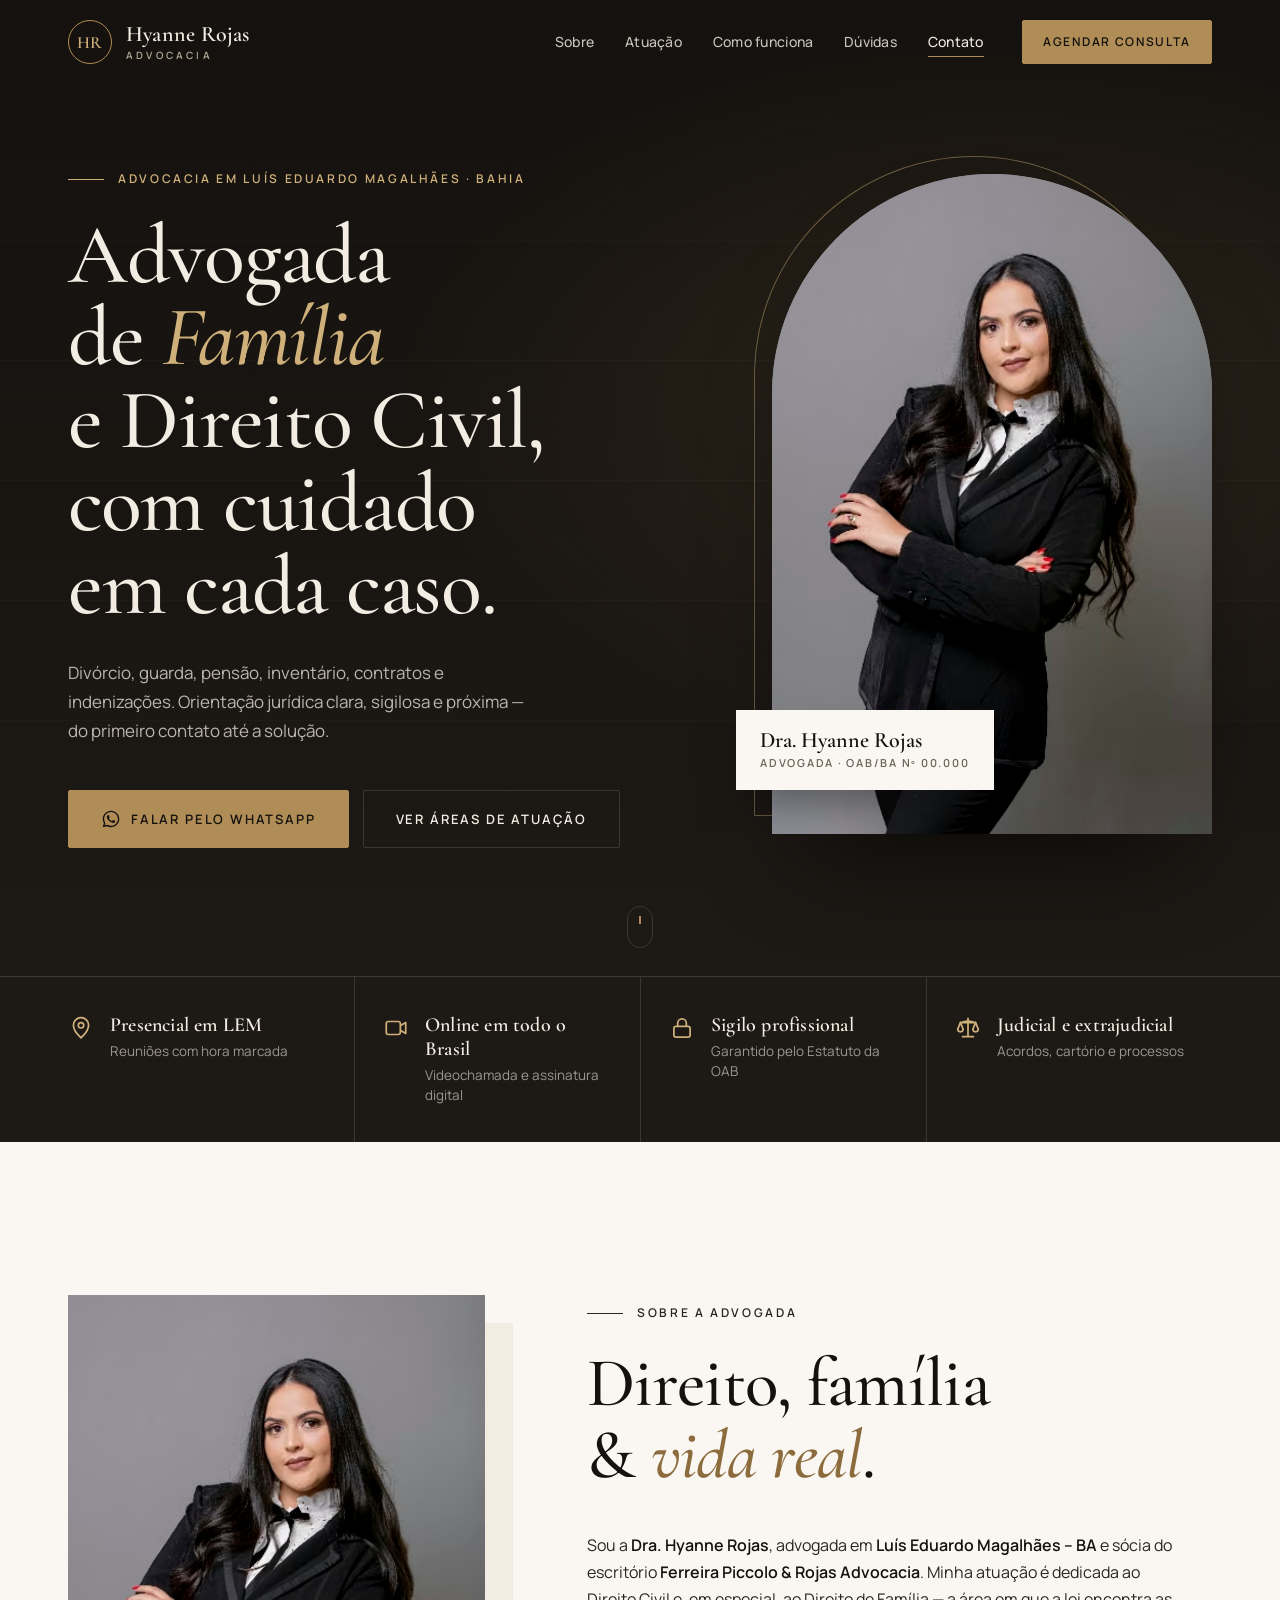
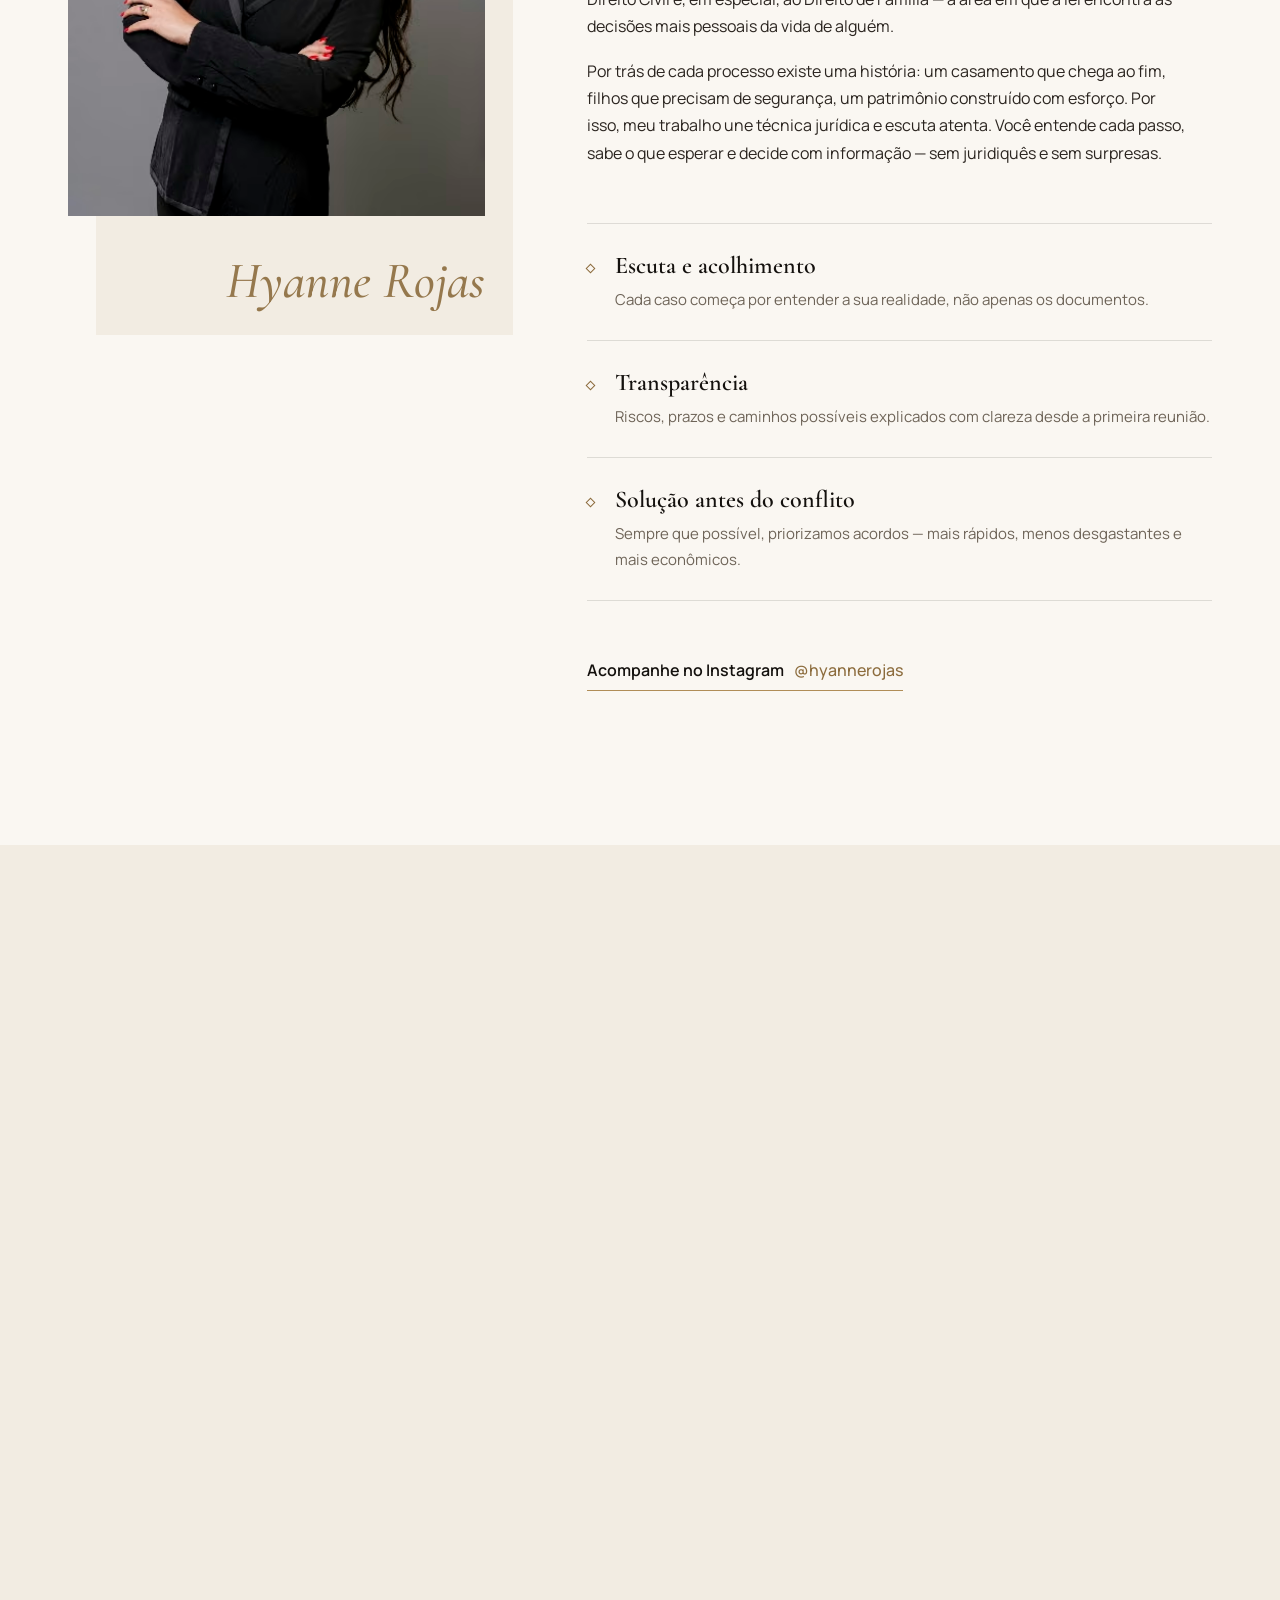
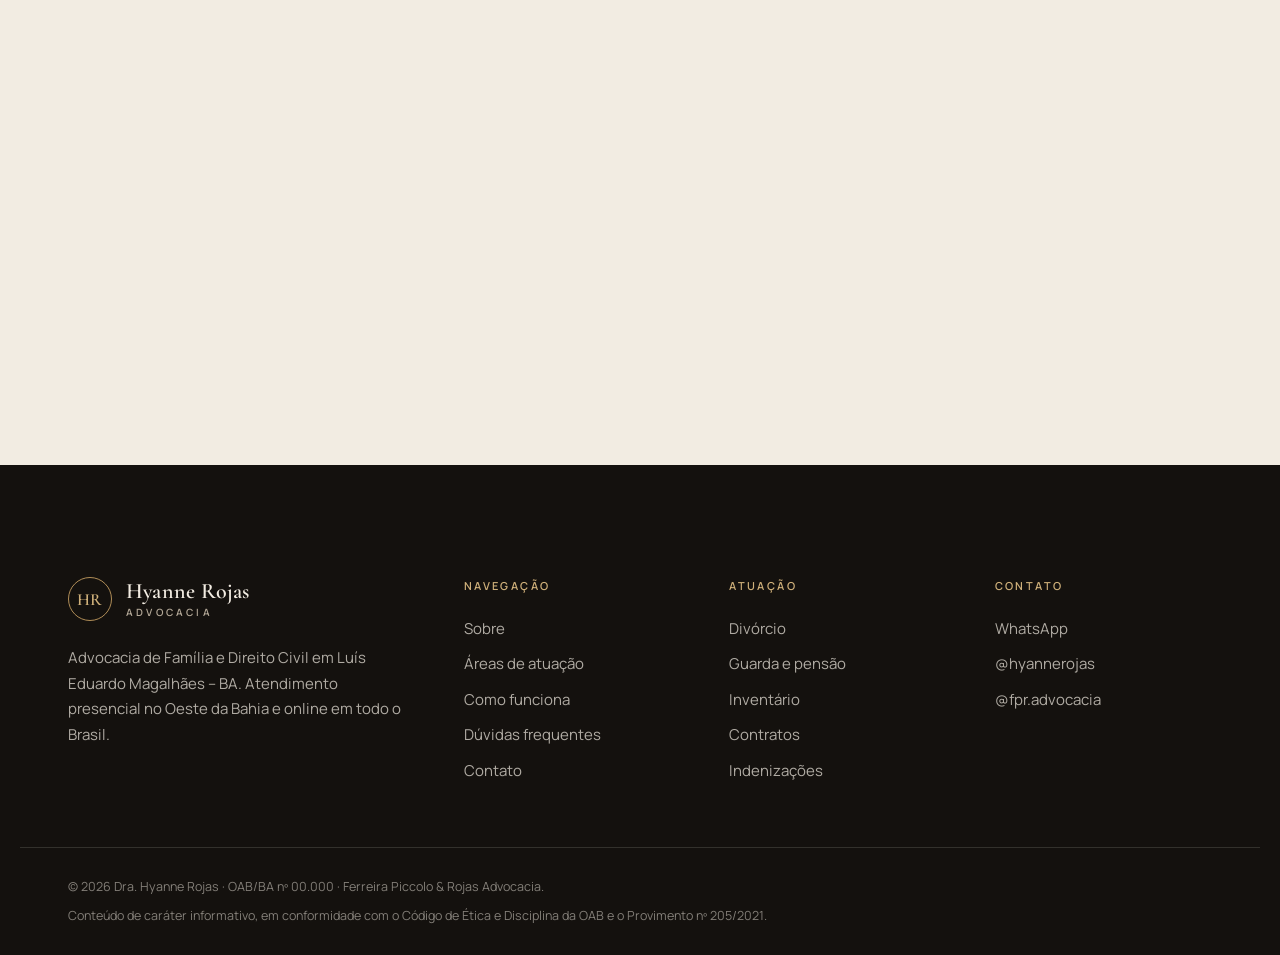
<file: index.html>
<!doctype html>
<html lang="pt-BR">
<head>
  <meta charset="utf-8">
  <meta name="viewport" content="width=device-width, initial-scale=1, viewport-fit=cover">

  <!-- SEO principal -->
  <title>Advogada em Luís Eduardo Magalhães – BA | Dra. Hyanne Rojas · Família e Civil</title>
  <meta name="description" content="Dra. Hyanne Rojas, advogada em Luís Eduardo Magalhães (BA). Direito de Família e Civil: divórcio, guarda, pensão alimentícia, inventário, contratos e indenizações. Atendimento presencial e online.">
  <meta name="keywords" content="advogada Luís Eduardo Magalhães, advogado LEM, advogada família LEM, divórcio Luís Eduardo Magalhães, pensão alimentícia Bahia, guarda de filhos, inventário, advogada civil oeste da Bahia, Hyanne Rojas, Ferreira Piccolo & Rojas">
  <meta name="author" content="Dra. Hyanne Rojas">
  <meta name="robots" content="index, follow, max-image-preview:large, max-snippet:-1, max-video-preview:-1">
  <link rel="canonical" href="https://www.hyannerojas.adv.br/">
  <meta name="theme-color" content="#14110E">
  <meta name="format-detection" content="telephone=no">

  <!-- SEO local -->
  <meta name="geo.region" content="BR-BA">
  <meta name="geo.placename" content="Luís Eduardo Magalhães">
  <meta name="geo.position" content="-12.0800317;-45.7739249">
  <meta name="ICBM" content="-12.0800317, -45.7739249">

  <!-- Open Graph / redes sociais -->
  <meta property="og:type" content="website">
  <meta property="og:locale" content="pt_BR">
  <meta property="og:site_name" content="Dra. Hyanne Rojas · Advocacia">
  <meta property="og:title" content="Dra. Hyanne Rojas · Advogada de Família e Civil em Luís Eduardo Magalhães – BA">
  <meta property="og:description" content="Divórcio, guarda, pensão, inventário, contratos e indenizações. Orientação jurídica clara, sigilosa e próxima — presencial em LEM e online.">
  <meta property="og:url" content="https://www.hyannerojas.adv.br/">
  <meta property="og:image" content="https://www.hyannerojas.adv.br/assets/img/og-dra-hyanne-rojas.jpg">
  <meta property="og:image:width" content="1200">
  <meta property="og:image:height" content="630">
  <meta property="og:image:alt" content="Dra. Hyanne Rojas, advogada em Luís Eduardo Magalhães – BA">
  <meta name="twitter:card" content="summary_large_image">
  <meta name="twitter:title" content="Dra. Hyanne Rojas · Advogada em Luís Eduardo Magalhães – BA">
  <meta name="twitter:description" content="Direito de Família e Civil com cuidado e atenção em cada caso.">
  <meta name="twitter:image" content="https://www.hyannerojas.adv.br/assets/img/og-dra-hyanne-rojas.jpg">

  <!-- Ícones -->
  <link rel="icon" href="favicon.svg" type="image/svg+xml">
  <link rel="apple-touch-icon" href="assets/img/apple-touch-icon.png">
  <link rel="manifest" href="site.webmanifest">

  <!-- Performance -->
  <link rel="preload" as="font" href="assets/fonts/cormorant-garamond-normal-latin.woff2" type="font/woff2" crossorigin>
  <link rel="preload" as="font" href="assets/fonts/manrope-normal-latin.woff2" type="font/woff2" crossorigin>
  <link rel="stylesheet" href="assets/css/style.css">
  <script>document.documentElement.classList.add('js')</script>

  <!-- Dados estruturados (Schema.org) -->
  <script type="application/ld+json">
  {
    "@context": "https://schema.org",
    "@graph": [
      {
        "@type": ["LegalService", "LocalBusiness"],
        "@id": "https://www.hyannerojas.adv.br/#escritorio",
        "name": "Dra. Hyanne Rojas · Advocacia",
        "alternateName": "Ferreira Piccolo & Rojas Advocacia",
        "description": "Advocacia em Direito de Família e Direito Civil em Luís Eduardo Magalhães – BA: divórcio, guarda, pensão alimentícia, inventário, contratos e indenizações.",
        "url": "https://www.hyannerojas.adv.br/",
        "image": "https://www.hyannerojas.adv.br/assets/img/dra-hyanne-rojas-advogada.jpg",
        "logo": "https://www.hyannerojas.adv.br/assets/img/apple-touch-icon.png",
        "telephone": "+55-77-00000-0000",
        "priceRange": "Sob consulta",
        "address": {
          "@type": "PostalAddress",
          "addressLocality": "Luís Eduardo Magalhães",
          "addressRegion": "BA",
          "addressCountry": "BR"
        },
        "geo": { "@type": "GeoCoordinates", "latitude": -12.0800317, "longitude": -45.7739249 },
        "hasMap": "https://www.google.com/maps/place/Dra.+Hyanne+Rojas/@-12.0800317,-45.7739249,17z/data=!4m6!3m5!1s0x934a77688c25cafb:0x62245cc939a4e7f8!8m2!3d-12.0800317!4d-45.7739249!16s%2Fg%2F11kq2hcs9q",
        "areaServed": [
          { "@type": "City", "name": "Luís Eduardo Magalhães" },
          { "@type": "City", "name": "Barreiras" },
          { "@type": "City", "name": "São Desidério" },
          { "@type": "City", "name": "Formosa do Rio Preto" },
          { "@type": "City", "name": "Riachão das Neves" },
          { "@type": "State", "name": "Bahia" },
          { "@type": "Country", "name": "Brasil" }
        ],
        "knowsLanguage": "pt-BR",
        "sameAs": [
          "https://www.instagram.com/hyannerojas/",
          "https://www.instagram.com/fpr.advocacia/"
        ],
        "founder": { "@id": "https://www.hyannerojas.adv.br/#advogada" },
        "hasOfferCatalog": {
          "@type": "OfferCatalog",
          "name": "Áreas de atuação",
          "itemListElement": [
            { "@type": "Offer", "itemOffered": { "@type": "Service", "name": "Divórcio consensual e litigioso" } },
            { "@type": "Offer", "itemOffered": { "@type": "Service", "name": "Guarda, convivência e pensão alimentícia" } },
            { "@type": "Offer", "itemOffered": { "@type": "Service", "name": "Inventário, partilha e testamento" } },
            { "@type": "Offer", "itemOffered": { "@type": "Service", "name": "União estável e regime de bens" } },
            { "@type": "Offer", "itemOffered": { "@type": "Service", "name": "Contratos civis e cobranças" } },
            { "@type": "Offer", "itemOffered": { "@type": "Service", "name": "Indenizações e direito do consumidor" } }
          ]
        }
      },
      {
        "@type": "Person",
        "@id": "https://www.hyannerojas.adv.br/#advogada",
        "name": "Hyanne Rojas",
        "honorificPrefix": "Dra.",
        "jobTitle": "Advogada",
        "image": "https://www.hyannerojas.adv.br/assets/img/dra-hyanne-rojas-advogada.jpg",
        "worksFor": { "@id": "https://www.hyannerojas.adv.br/#escritorio" },
        "knowsAbout": ["Direito de Família", "Direito Civil", "Direito das Sucessões", "Contratos", "Direito do Consumidor"],
        "sameAs": ["https://www.instagram.com/hyannerojas/"]
      },
      {
        "@type": "WebSite",
        "@id": "https://www.hyannerojas.adv.br/#site",
        "url": "https://www.hyannerojas.adv.br/",
        "name": "Dra. Hyanne Rojas · Advocacia",
        "inLanguage": "pt-BR",
        "publisher": { "@id": "https://www.hyannerojas.adv.br/#escritorio" }
      },
      {
        "@type": "FAQPage",
        "mainEntity": [
          {
            "@type": "Question",
            "name": "Quanto tempo demora um divórcio em Luís Eduardo Magalhães?",
            "acceptedAnswer": { "@type": "Answer", "text": "Quando há acordo e não existem filhos menores ou incapazes, o divórcio pode ser feito em cartório, por escritura pública, em poucos dias após a documentação estar completa. Havendo filhos menores, ou sem consenso, o divórcio segue pela via judicial e o prazo depende da complexidade do caso e da pauta da Vara de Família." }
          },
          {
            "@type": "Question",
            "name": "Preciso de advogada para fazer divórcio em cartório?",
            "acceptedAnswer": { "@type": "Answer", "text": "Sim. A lei exige a assistência de advogado(a) mesmo no divórcio extrajudicial feito em cartório. A advogada redige a minuta, confere a partilha de bens e acompanha a assinatura da escritura." }
          },
          {
            "@type": "Question",
            "name": "Como é calculado o valor da pensão alimentícia?",
            "acceptedAnswer": { "@type": "Answer", "text": "Não existe percentual fixo em lei. O valor considera o binômio necessidade de quem recebe e possibilidade de quem paga, além da proporcionalidade. Cada caso é analisado com base em gastos comprovados, renda e padrão de vida da família." }
          },
          {
            "@type": "Question",
            "name": "Qual o prazo para abrir o inventário?",
            "acceptedAnswer": { "@type": "Answer", "text": "O inventário deve ser aberto em até 2 meses após o falecimento. O atraso pode gerar multa sobre o ITCMD, conforme a legislação estadual. Se todos os herdeiros forem maiores, capazes e estiverem de acordo, é possível fazer o inventário em cartório." }
          },
          {
            "@type": "Question",
            "name": "A Dra. Hyanne Rojas faz atendimento online?",
            "acceptedAnswer": { "@type": "Answer", "text": "Sim. Além do atendimento presencial em Luís Eduardo Magalhães – BA, há atendimento online por videochamada para clientes de outras cidades da Bahia e de todo o Brasil, com processos acompanhados pelo sistema eletrônico dos tribunais." }
          },
          {
            "@type": "Question",
            "name": "Quais documentos devo levar na primeira consulta?",
            "acceptedAnswer": { "@type": "Answer", "text": "Documento de identidade, CPF, comprovante de residência e os documentos relacionados ao caso — por exemplo, certidão de casamento ou nascimento, contratos, comprovantes de renda ou de gastos e eventuais decisões judiciais anteriores. A lista exata é enviada ao agendar." }
          }
        ]
      },
      {
        "@type": "BreadcrumbList",
        "itemListElement": [
          { "@type": "ListItem", "position": 1, "name": "Início", "item": "https://www.hyannerojas.adv.br/" }
        ]
      }
    ]
  }
  </script>
</head>
<body>
  <a class="skip-link" href="#conteudo">Pular para o conteúdo</a>

  <!-- ===================== CABEÇALHO ===================== -->
  <header class="site-header" id="topo" data-header>
    <div class="container header-inner">
      <a class="brand" href="#topo" aria-label="Dra. Hyanne Rojas — página inicial">
        <span class="brand-mark" aria-hidden="true">HR</span>
        <span class="brand-text">
          <span class="brand-name">Hyanne Rojas</span>
          <span class="brand-sub">Advocacia</span>
        </span>
      </a>

      <nav class="nav" id="menu" aria-label="Navegação principal" data-nav>
        <ul class="nav-list">
          <li><a href="#sobre">Sobre</a></li>
          <li><a href="#atuacao">Atuação</a></li>
          <li><a href="#metodo">Como funciona</a></li>
          <li><a href="#duvidas">Dúvidas</a></li>
          <li><a href="#contato">Contato</a></li>
        </ul>
        <a class="btn btn-gold nav-cta" href="https://wa.me/5577000000000?text=Ol%C3%A1%2C%20Dra.%20Hyanne!%20Gostaria%20de%20agendar%20uma%20consulta." target="_blank" rel="noopener" data-wa>Agendar consulta</a>
      </nav>

      <button class="nav-toggle" type="button" aria-controls="menu" aria-expanded="false" aria-label="Abrir menu" data-nav-toggle>
        <span></span><span></span>
      </button>
    </div>
  </header>

  <main id="conteudo">

    <!-- ===================== HERO ===================== -->
    <section class="hero" aria-labelledby="hero-title">
      <div class="container hero-grid">
        <div class="hero-copy">
          <p class="eyebrow rise">Advocacia em Luís Eduardo Magalhães · Bahia</p>
          <h1 id="hero-title" class="hero-title rise">
            Advogada de <em>Família</em> e&nbsp;Direito&nbsp;Civil, com cuidado em cada&nbsp;caso.
          </h1>
          <p class="hero-lead rise">
            Divórcio, guarda, pensão, inventário, contratos e indenizações. Orientação jurídica clara, sigilosa e próxima — do primeiro contato até a solução.
          </p>
          <div class="hero-actions rise">
            <a class="btn btn-gold btn-lg" href="https://wa.me/5577000000000?text=Ol%C3%A1%2C%20Dra.%20Hyanne!%20Gostaria%20de%20agendar%20uma%20consulta." target="_blank" rel="noopener" data-wa>
              <svg aria-hidden="true" viewBox="0 0 24 24" class="ico"><use href="#i-whatsapp"/></svg>
              Falar pelo WhatsApp
            </a>
            <a class="btn btn-ghost btn-lg" href="#atuacao">Ver áreas de atuação</a>
          </div>
        </div>

        <figure class="hero-figure">
          <div class="arch">
            <picture>
              <source srcset="assets/img/dra-hyanne-rojas-advogada.avif" type="image/avif">
              <source srcset="assets/img/dra-hyanne-rojas-advogada.webp" type="image/webp">
              <img src="assets/img/dra-hyanne-rojas-advogada.jpg" width="408" height="612" alt="Retrato da Dra. Hyanne Rojas, advogada em Luís Eduardo Magalhães – BA, de blazer preto e braços cruzados" fetchpriority="high" decoding="async">
            </picture>
          </div>
          <figcaption class="hero-badge">
            <span class="badge-k">Dra. Hyanne Rojas</span>
            <span class="badge-v">Advogada · OAB/BA nº 00.000</span>
          </figcaption>
        </figure>
      </div>
      <a class="scroll-cue" href="#sobre" aria-label="Rolar para a seção Sobre"><span></span></a>
    </section>

    <!-- ===================== DIFERENCIAIS ===================== -->
    <section class="trust" aria-label="Diferenciais do atendimento">
      <ul class="container trust-list">
        <li>
          <svg aria-hidden="true" viewBox="0 0 24 24" class="ico"><use href="#i-pin"/></svg>
          <div><strong>Presencial em LEM</strong><span>Reuniões com hora marcada</span></div>
        </li>
        <li>
          <svg aria-hidden="true" viewBox="0 0 24 24" class="ico"><use href="#i-video"/></svg>
          <div><strong>Online em todo o Brasil</strong><span>Videochamada e assinatura digital</span></div>
        </li>
        <li>
          <svg aria-hidden="true" viewBox="0 0 24 24" class="ico"><use href="#i-lock"/></svg>
          <div><strong>Sigilo profissional</strong><span>Garantido pelo Estatuto da OAB</span></div>
        </li>
        <li>
          <svg aria-hidden="true" viewBox="0 0 24 24" class="ico"><use href="#i-scale"/></svg>
          <div><strong>Judicial e extrajudicial</strong><span>Acordos, cartório e processos</span></div>
        </li>
      </ul>
    </section>

    <!-- ===================== SOBRE ===================== -->
    <section class="section about" id="sobre" aria-labelledby="sobre-title">
      <div class="container about-grid">
        <div class="about-media reveal">
          <div class="frame">
            <picture>
              <source srcset="assets/img/dra-hyanne-rojas-advogada.avif" type="image/avif">
              <source srcset="assets/img/dra-hyanne-rojas-advogada.webp" type="image/webp">
              <img src="assets/img/dra-hyanne-rojas-advogada.jpg" width="408" height="612" loading="lazy" decoding="async" alt="Dra. Hyanne Rojas em retrato profissional">
            </picture>
          </div>
          <p class="about-sign" aria-hidden="true">Hyanne Rojas</p>
        </div>

        <div class="about-copy">
          <p class="eyebrow reveal">Sobre a advogada</p>
          <h2 id="sobre-title" class="section-title reveal">Direito, família &amp; <em>vida real</em>.</h2>
          <p class="reveal">
            Sou a <strong>Dra. Hyanne Rojas</strong>, advogada em <strong>Luís Eduardo Magalhães – BA</strong> e sócia do escritório <strong>Ferreira Piccolo &amp; Rojas Advocacia</strong>. Minha atuação é dedicada ao Direito Civil e, em especial, ao Direito de Família — a área em que a lei encontra as decisões mais pessoais da vida de alguém.
          </p>
          <p class="reveal">
            Por trás de cada processo existe uma história: um casamento que chega ao fim, filhos que precisam de segurança, um patrimônio construído com esforço. Por isso, meu trabalho une técnica jurídica e escuta atenta. Você entende cada passo, sabe o que esperar e decide com informação — sem juridiquês e sem surpresas.
          </p>

          <ul class="values reveal">
            <li><h3>Escuta e acolhimento</h3><p>Cada caso começa por entender a sua realidade, não apenas os documentos.</p></li>
            <li><h3>Transparência</h3><p>Riscos, prazos e caminhos possíveis explicados com clareza desde a primeira reunião.</p></li>
            <li><h3>Solução antes do conflito</h3><p>Sempre que possível, priorizamos acordos — mais rápidos, menos desgastantes e mais econômicos.</p></li>
          </ul>

          <a class="link-arrow reveal" href="https://www.instagram.com/hyannerojas/" target="_blank" rel="noopener">
            Acompanhe no Instagram <span aria-hidden="true">@hyannerojas</span>
          </a>
        </div>
      </div>
    </section>

    <!-- ===================== ÁREAS DE ATUAÇÃO ===================== -->
    <section class="section practice" id="atuacao" aria-labelledby="atuacao-title">
      <div class="container">
        <header class="section-head">
          <p class="eyebrow reveal">Áreas de atuação</p>
          <h2 id="atuacao-title" class="section-title reveal">Onde posso <em>ajudar</em> você.</h2>
          <p class="section-intro reveal">Atuação consultiva e contenciosa, judicial e extrajudicial, em Luís Eduardo Magalhães, Barreiras e em todo o Brasil pelo processo eletrônico.</p>
        </header>

        <div class="practice-list">
          <article class="practice-item reveal" id="direito-de-familia">
            <div class="practice-main">
              <h3>Divórcio e dissolução de união estável</h3>
              <p>Divórcio consensual em cartório ou judicial, divórcio litigioso, reconhecimento e dissolução de união estável, partilha de bens e definição de regime.</p>
            </div>
            <ul class="practice-tags"><li>Consensual</li><li>Litigioso</li><li>Partilha</li></ul>
          </article>

          <article class="practice-item reveal" id="guarda-e-pensao">
            <div class="practice-main">
              <h3>Guarda, convivência e pensão alimentícia</h3>
              <p>Guarda compartilhada ou unilateral, regulamentação de visitas, fixação, revisão, exoneração e execução de alimentos — sempre com foco no melhor interesse da criança.</p>
            </div>
            <ul class="practice-tags"><li>Guarda</li><li>Alimentos</li><li>Execução</li></ul>
          </article>

          <article class="practice-item reveal" id="inventario">
            <div class="practice-main">
              <h3>Inventário, herança e planejamento sucessório</h3>
              <p>Inventário judicial e extrajudicial, partilha entre herdeiros, testamentos, doações em vida e organização patrimonial para evitar conflitos no futuro.</p>
            </div>
            <ul class="practice-tags"><li>Inventário</li><li>Testamento</li><li>Holding familiar</li></ul>
          </article>

          <article class="practice-item reveal" id="paternidade">
            <div class="practice-main">
              <h3>Paternidade, filiação e interdição</h3>
              <p>Investigação e reconhecimento de paternidade, paternidade socioafetiva, curatela, interdição e tomada de decisão apoiada.</p>
            </div>
            <ul class="practice-tags"><li>Filiação</li><li>Curatela</li></ul>
          </article>

          <article class="practice-item reveal" id="direito-civil">
            <div class="practice-main">
              <h3>Contratos e Direito Civil</h3>
              <p>Elaboração e revisão de contratos, compra e venda, locação, cobranças, ações de rescisão e regularização de imóveis — prevenção é sempre o melhor investimento.</p>
            </div>
            <ul class="practice-tags"><li>Contratos</li><li>Imóveis</li><li>Cobrança</li></ul>
          </article>

          <article class="practice-item reveal" id="indenizacoes">
            <div class="practice-main">
              <h3>Indenizações e Direito do Consumidor</h3>
              <p>Danos morais e materiais, negativação indevida, cobranças abusivas, problemas com bancos, planos de saúde, companhias aéreas e prestadores de serviço.</p>
            </div>
            <ul class="practice-tags"><li>Danos morais</li><li>Consumidor</li></ul>
          </article>
        </div>

        <div class="practice-cta reveal">
          <p>Não encontrou a sua situação na lista?</p>
          <a class="btn btn-dark" href="https://wa.me/5577000000000?text=Ol%C3%A1%2C%20Dra.%20Hyanne!%20Gostaria%20de%20saber%20se%20voc%C3%AA%20atende%20o%20meu%20caso." target="_blank" rel="noopener" data-wa>Conte o seu caso</a>
        </div>
      </div>
    </section>

    <!-- ===================== CITAÇÃO ===================== -->
    <section class="quote" aria-label="Princípio do escritório">
      <div class="container">
        <blockquote class="reveal">
          <p>“Cuidado e atenção em cada caso.”</p>
          <footer>— Ferreira Piccolo &amp; Rojas Advocacia</footer>
        </blockquote>
      </div>
    </section>

    <!-- ===================== MÉTODO ===================== -->
    <section class="section method" id="metodo" aria-labelledby="metodo-title">
      <div class="container">
        <header class="section-head">
          <p class="eyebrow reveal">Como funciona</p>
          <h2 id="metodo-title" class="section-title reveal">Do primeiro contato à <em>solução</em>.</h2>
        </header>

        <ol class="steps">
          <li class="step reveal">
            <h3>Contato inicial</h3>
            <p>Você envia uma mensagem pelo WhatsApp com um breve resumo da situação. O retorno é rápido e o agendamento, simples.</p>
          </li>
          <li class="step reveal">
            <h3>Consulta e diagnóstico</h3>
            <p>Reunião presencial em LEM ou por videochamada. Analisamos documentos, riscos e os caminhos possíveis para o seu caso.</p>
          </li>
          <li class="step reveal">
            <h3>Estratégia sob medida</h3>
            <p>Você recebe uma proposta clara, com etapas e honorários definidos por escrito, antes de qualquer providência.</p>
          </li>
          <li class="step reveal">
            <h3>Acompanhamento próximo</h3>
            <p>Atualizações a cada movimentação relevante. Você nunca fica sem saber em que pé está o seu processo.</p>
          </li>
        </ol>
      </div>
    </section>

    <!-- ===================== ATENDIMENTO ===================== -->
    <section class="section reach" aria-labelledby="reach-title">
      <div class="container reach-grid">
        <div>
          <p class="eyebrow reveal">Atendimento</p>
          <h2 id="reach-title" class="section-title reveal">Presencial no Oeste da Bahia. <em>Online</em> em todo o Brasil.</h2>
        </div>
        <div class="reach-copy">
          <p class="reveal">O escritório fica em <strong>Luís Eduardo Magalhães – BA</strong> e atende clientes de toda a região: <strong>Barreiras, São Desidério, Riachão das Neves, Formosa do Rio Preto, Correntina</strong> e cidades vizinhas.</p>
          <p class="reveal">Com o processo eletrônico, também é possível acompanhar casos em outras comarcas e estados, com reuniões por videochamada e assinatura digital de documentos — mesma atenção, sem precisar sair de casa.</p>
          <ul class="reach-list reveal">
            <li><svg aria-hidden="true" viewBox="0 0 24 24" class="ico"><use href="#i-pin"/></svg>Reuniões presenciais com hora marcada</li>
            <li><svg aria-hidden="true" viewBox="0 0 24 24" class="ico"><use href="#i-video"/></svg>Videochamada e assinatura digital</li>
            <li><svg aria-hidden="true" viewBox="0 0 24 24" class="ico"><use href="#i-lock"/></svg>Sigilo garantido pelo Estatuto da OAB</li>
          </ul>
        </div>
      </div>
    </section>

    <!-- ===================== FAQ ===================== -->
    <section class="section faq" id="duvidas" aria-labelledby="duvidas-title">
      <div class="container faq-grid">
        <header class="section-head faq-head">
          <p class="eyebrow reveal">Dúvidas frequentes</p>
          <h2 id="duvidas-title" class="section-title reveal">Perguntas que ouço <em>todos os dias</em>.</h2>
          <p class="section-intro reveal">Informações gerais. Cada caso tem particularidades — para uma orientação segura, agende uma consulta.</p>
        </header>

        <div class="faq-list">
          <details class="reveal">
            <summary>Quanto tempo demora um divórcio em Luís Eduardo Magalhães?</summary>
            <div class="faq-a"><p>Quando há acordo e não existem filhos menores ou incapazes, o divórcio pode ser feito em cartório, por escritura pública, em poucos dias após a documentação estar completa. Havendo filhos menores, ou sem consenso, o divórcio segue pela via judicial e o prazo depende da complexidade do caso e da pauta da Vara de Família.</p></div>
          </details>
          <details class="reveal">
            <summary>Preciso de advogada para fazer divórcio em cartório?</summary>
            <div class="faq-a"><p>Sim. A lei exige a assistência de advogado(a) mesmo no divórcio extrajudicial feito em cartório. A advogada redige a minuta, confere a partilha de bens e acompanha a assinatura da escritura.</p></div>
          </details>
          <details class="reveal">
            <summary>Como é calculado o valor da pensão alimentícia?</summary>
            <div class="faq-a"><p>Não existe percentual fixo em lei. O valor considera o binômio necessidade de quem recebe e possibilidade de quem paga, além da proporcionalidade. Cada caso é analisado com base em gastos comprovados, renda e padrão de vida da família.</p></div>
          </details>
          <details class="reveal">
            <summary>Qual o prazo para abrir o inventário?</summary>
            <div class="faq-a"><p>O inventário deve ser aberto em até 2 meses após o falecimento. O atraso pode gerar multa sobre o ITCMD, conforme a legislação estadual. Se todos os herdeiros forem maiores, capazes e estiverem de acordo, é possível fazer o inventário em cartório.</p></div>
          </details>
          <details class="reveal">
            <summary>Vocês fazem atendimento online?</summary>
            <div class="faq-a"><p>Sim. Além do atendimento presencial em Luís Eduardo Magalhães – BA, há atendimento online por videochamada para clientes de outras cidades da Bahia e de todo o Brasil, com processos acompanhados pelo sistema eletrônico dos tribunais.</p></div>
          </details>
          <details class="reveal">
            <summary>Quais documentos devo levar na primeira consulta?</summary>
            <div class="faq-a"><p>Documento de identidade, CPF, comprovante de residência e os documentos relacionados ao caso — por exemplo, certidão de casamento ou nascimento, contratos, comprovantes de renda ou de gastos e eventuais decisões judiciais anteriores. A lista exata é enviada ao agendar.</p></div>
          </details>
        </div>
      </div>
    </section>

    <!-- ===================== CONTATO ===================== -->
    <section class="section contact" id="contato" aria-labelledby="contato-title">
      <div class="container contact-grid">
        <div class="contact-copy">
          <p class="eyebrow reveal">Contato</p>
          <h2 id="contato-title" class="section-title reveal">Vamos conversar sobre o <em>seu caso</em>?</h2>
          <p class="reveal">O primeiro passo é uma mensagem. Conte brevemente a sua situação e agende um horário — presencial em Luís Eduardo Magalhães ou online.</p>

          <ul class="contact-list reveal">
            <li>
              <svg aria-hidden="true" viewBox="0 0 24 24" class="ico"><use href="#i-whatsapp"/></svg>
              <div><span class="k">WhatsApp</span><a href="https://wa.me/5577000000000" target="_blank" rel="noopener" data-wa>(77) 00000-0000</a></div>
            </li>
            <li>
              <svg aria-hidden="true" viewBox="0 0 24 24" class="ico"><use href="#i-instagram"/></svg>
              <div><span class="k">Instagram</span><a href="https://www.instagram.com/hyannerojas/" target="_blank" rel="noopener">@hyannerojas</a></div>
            </li>
            <li>
              <svg aria-hidden="true" viewBox="0 0 24 24" class="ico"><use href="#i-pin"/></svg>
              <div>
                <span class="k">Escritório</span>
                <address>Luís Eduardo Magalhães – BA</address>
                <a class="small-link" href="https://www.google.com/maps/place/Dra.+Hyanne+Rojas/@-12.0800317,-45.7739249,17z/data=!4m6!3m5!1s0x934a77688c25cafb:0x62245cc939a4e7f8!8m2!3d-12.0800317!4d-45.7739249!16s%2Fg%2F11kq2hcs9q" target="_blank" rel="noopener">Abrir no Google Maps →</a>
              </div>
            </li>
            <li>
              <svg aria-hidden="true" viewBox="0 0 24 24" class="ico"><use href="#i-clock"/></svg>
              <div><span class="k">Horário</span><span>Atendimento com hora marcada</span></div>
            </li>
          </ul>

          <a class="btn btn-gold btn-lg reveal" href="https://wa.me/5577000000000?text=Ol%C3%A1%2C%20Dra.%20Hyanne!%20Gostaria%20de%20agendar%20uma%20consulta." target="_blank" rel="noopener" data-wa>
            <svg aria-hidden="true" viewBox="0 0 24 24" class="ico"><use href="#i-whatsapp"/></svg>
            Agendar pelo WhatsApp
          </a>
        </div>

        <div class="map reveal">
          <div class="map-frame" data-map>
            <button class="map-load" type="button" data-map-load aria-label="Carregar mapa do Google com a localização do escritório">
              <svg aria-hidden="true" viewBox="0 0 24 24" class="ico"><use href="#i-pin"/></svg>
              <span>Ver localização no mapa</span>
              <small>Dra. Hyanne Rojas · Luís Eduardo Magalhães – BA</small>
            </button>
          </div>
        </div>
      </div>
    </section>
  </main>

  <!-- ===================== RODAPÉ ===================== -->
  <footer class="site-footer">
    <div class="container footer-grid">
      <div class="footer-brand">
        <a class="brand" href="#topo" aria-label="Voltar ao topo">
          <span class="brand-mark" aria-hidden="true">HR</span>
          <span class="brand-text">
            <span class="brand-name">Hyanne Rojas</span>
            <span class="brand-sub">Advocacia</span>
          </span>
        </a>
        <p>Advocacia de Família e Direito Civil em Luís Eduardo Magalhães – BA. Atendimento presencial no Oeste da Bahia e online em todo o Brasil.</p>
      </div>
      <nav class="footer-nav" aria-label="Rodapé">
        <h2>Navegação</h2>
        <ul>
          <li><a href="#sobre">Sobre</a></li>
          <li><a href="#atuacao">Áreas de atuação</a></li>
          <li><a href="#metodo">Como funciona</a></li>
          <li><a href="#duvidas">Dúvidas frequentes</a></li>
          <li><a href="#contato">Contato</a></li>
        </ul>
      </nav>
      <div class="footer-nav">
        <h2>Atuação</h2>
        <ul>
          <li><a href="#direito-de-familia">Divórcio</a></li>
          <li><a href="#guarda-e-pensao">Guarda e pensão</a></li>
          <li><a href="#inventario">Inventário</a></li>
          <li><a href="#direito-civil">Contratos</a></li>
          <li><a href="#indenizacoes">Indenizações</a></li>
        </ul>
      </div>
      <div class="footer-nav">
        <h2>Contato</h2>
        <ul>
          <li><a href="https://wa.me/5577000000000" target="_blank" rel="noopener" data-wa>WhatsApp</a></li>
          <li><a href="https://www.instagram.com/hyannerojas/" target="_blank" rel="noopener">@hyannerojas</a></li>
          <li><a href="https://www.instagram.com/fpr.advocacia/" target="_blank" rel="noopener">@fpr.advocacia</a></li>
        </ul>
      </div>
    </div>
    <div class="container footer-legal">
      <p>© <span data-year>2026</span> Dra. Hyanne Rojas · OAB/BA nº 00.000 · Ferreira Piccolo &amp; Rojas Advocacia.</p>
      <p>Conteúdo de caráter informativo, em conformidade com o Código de Ética e Disciplina da OAB e o Provimento nº 205/2021.</p>
    </div>
  </footer>

  <!-- Botão flutuante -->
  <a class="wa-float" href="https://wa.me/5577000000000?text=Ol%C3%A1%2C%20Dra.%20Hyanne!%20Gostaria%20de%20agendar%20uma%20consulta." target="_blank" rel="noopener" aria-label="Conversar pelo WhatsApp" data-wa>
    <svg aria-hidden="true" viewBox="0 0 24 24"><use href="#i-whatsapp"/></svg>
  </a>

  <!-- Ícones SVG -->
  <svg width="0" height="0" style="position:absolute" aria-hidden="true">
    <symbol id="i-whatsapp" viewBox="0 0 24 24"><path fill="currentColor" d="M12.04 2C6.58 2 2.13 6.45 2.13 11.91c0 1.75.46 3.45 1.32 4.95L2.05 22l5.25-1.38a9.9 9.9 0 0 0 4.74 1.21c5.46 0 9.91-4.45 9.91-9.91S17.5 2 12.04 2Zm0 18.15c-1.48 0-2.93-.4-4.2-1.15l-.3-.18-3.12.82.83-3.04-.2-.31a8.2 8.2 0 0 1-1.26-4.38c0-4.54 3.7-8.24 8.25-8.24 4.54 0 8.24 3.7 8.24 8.24 0 4.55-3.7 8.24-8.24 8.24Zm4.52-6.16c-.25-.12-1.47-.72-1.69-.81-.23-.08-.39-.12-.56.13-.17.24-.64.8-.78.97-.14.17-.29.18-.54.06-.25-.12-1.05-.39-1.99-1.23-.74-.66-1.23-1.47-1.38-1.72-.14-.25-.01-.38.11-.5.11-.11.25-.29.37-.43.13-.15.17-.25.25-.42.08-.17.04-.31-.02-.43-.06-.12-.56-1.34-.76-1.84-.2-.48-.41-.42-.56-.43h-.48c-.17 0-.43.06-.66.31-.22.25-.86.85-.86 2.07 0 1.22.89 2.4 1.01 2.56.12.17 1.75 2.67 4.24 3.74.59.26 1.05.41 1.41.52.59.19 1.13.16 1.56.1.48-.07 1.47-.6 1.67-1.18.21-.58.21-1.07.14-1.18-.06-.1-.22-.16-.47-.28Z"/></symbol>
    <symbol id="i-instagram" viewBox="0 0 24 24"><path fill="none" stroke="currentColor" stroke-width="1.6" d="M7 3h10a4 4 0 0 1 4 4v10a4 4 0 0 1-4 4H7a4 4 0 0 1-4-4V7a4 4 0 0 1 4-4Z"/><circle cx="12" cy="12" r="4" fill="none" stroke="currentColor" stroke-width="1.6"/><circle cx="17.4" cy="6.6" r="1" fill="currentColor"/></symbol>
    <symbol id="i-pin" viewBox="0 0 24 24"><path fill="none" stroke="currentColor" stroke-width="1.6" d="M12 21s-7-6.2-7-11.5a7 7 0 1 1 14 0C19 14.8 12 21 12 21Z"/><circle cx="12" cy="9.5" r="2.5" fill="none" stroke="currentColor" stroke-width="1.6"/></symbol>
    <symbol id="i-clock" viewBox="0 0 24 24"><circle cx="12" cy="12" r="9" fill="none" stroke="currentColor" stroke-width="1.6"/><path fill="none" stroke="currentColor" stroke-width="1.6" stroke-linecap="round" d="M12 7v5l3 2"/></symbol>
    <symbol id="i-video" viewBox="0 0 24 24"><rect x="3" y="6" width="13" height="12" rx="2" fill="none" stroke="currentColor" stroke-width="1.6"/><path fill="none" stroke="currentColor" stroke-width="1.6" stroke-linejoin="round" d="m16 10 5-3v10l-5-3"/></symbol>
    <symbol id="i-lock" viewBox="0 0 24 24"><rect x="4.5" y="10.5" width="15" height="10" rx="2" fill="none" stroke="currentColor" stroke-width="1.6"/><path fill="none" stroke="currentColor" stroke-width="1.6" d="M8 10.5V7.5a4 4 0 0 1 8 0v3"/></symbol>
    <symbol id="i-scale" viewBox="0 0 24 24"><g fill="none" stroke="currentColor" stroke-width="1.6" stroke-linecap="round" stroke-linejoin="round"><path d="M12 3v17M7 20h10M5 7h14M12 5.5 5 7m7-1.5L19 7"/><path d="m5 7-2.5 6a2.5 2.5 0 0 0 5 0L5 7Zm14 0-2.5 6a2.5 2.5 0 0 0 5 0L19 7Z"/></g></symbol>
  </svg>

  <script src="assets/js/main.js" defer></script>
</body>
</html>
</file>
<file: assets/css/style.css>
/* =========================================================
   Dra. Hyanne Rojas · Advocacia
   ========================================================= */

/* ---------- Fontes (hospedadas localmente, subset latin) ---------- */
@font-face {
  font-family: "Cormorant Garamond"; font-style: normal; font-weight: 500 600; font-display: swap;
  src: url("../fonts/cormorant-garamond-normal-latin.woff2") format("woff2");
}
@font-face {
  font-family: "Cormorant Garamond"; font-style: italic; font-weight: 500; font-display: swap;
  src: url("../fonts/cormorant-garamond-italic-latin.woff2") format("woff2");
}
@font-face {
  font-family: "Manrope"; font-style: normal; font-weight: 400 700; font-display: swap;
  src: url("../fonts/manrope-normal-latin.woff2") format("woff2");
}

:root {
  --ink: #14110e;
  --ink-2: #1d1915;
  --ink-3: #2a241e;
  --paper: #faf7f2;
  --ivory: #f2ece2;
  --sand: #e6dccd;
  --text: #2b2520;
  --muted: #6e6458;
  --muted-light: #b3a897;
  --gold: #b08d57;
  --gold-light: #cfb07a;
  --gold-deep: #8c6c3d;
  --wine: #6e1f28;
  --line: rgba(20, 17, 14, .12);
  --line-light: rgba(242, 236, 226, .14);

  --serif: "Cormorant Garamond", "Times New Roman", Georgia, serif;
  --sans: "Manrope", system-ui, -apple-system, "Segoe UI", Roboto, sans-serif;

  --container: 1240px;
  --gutter: clamp(20px, 4vw, 48px);
  --section: clamp(88px, 12vw, 168px);
  --radius: 2px;
  --ease: cubic-bezier(.22, .61, .36, 1);
  --header-h: 84px;
}

/* ---------- Base ---------- */
*, *::before, *::after { box-sizing: border-box; }
html { scroll-behavior: smooth; scroll-padding-top: var(--header-h); -webkit-text-size-adjust: 100%; }
body {
  margin: 0;
  font-family: var(--sans);
  font-size: clamp(16px, 1.05vw, 17px);
  line-height: 1.7;
  color: var(--text);
  background: var(--paper);
  -webkit-font-smoothing: antialiased;
  text-rendering: optimizeLegibility;
  overflow-x: hidden;
}
img { display: block; max-width: 100%; height: auto; }
a { color: inherit; text-decoration: none; }
ul, ol { margin: 0; padding: 0; list-style: none; }
h1, h2, h3 { margin: 0; font-weight: 500; }
p { margin: 0 0 1.1em; }
p:last-child { margin-bottom: 0; }
address { font-style: normal; }
em { font-style: italic; }
::selection { background: var(--gold); color: var(--ink); }
:focus-visible { outline: 2px solid var(--gold); outline-offset: 3px; }

.container { width: 100%; max-width: var(--container); margin-inline: auto; padding-inline: var(--gutter); }

.skip-link {
  position: absolute; left: 16px; top: -60px; z-index: 200;
  background: var(--gold); color: var(--ink); padding: 10px 16px; font-weight: 600;
  transition: top .2s;
}
.skip-link:focus { top: 16px; }

.ico { width: 20px; height: 20px; flex: none; }

/* ---------- Tipografia ---------- */
.eyebrow {
  display: inline-flex; align-items: center; gap: 14px;
  font-size: 12px; font-weight: 600; letter-spacing: .22em; text-transform: uppercase;
  color: var(--gold-deep); margin-bottom: 24px;
}
.eyebrow::before { content: ""; width: 36px; height: 1px; background: currentColor; }

.section-title {
  font-family: var(--serif);
  font-size: clamp(40px, 5.4vw, 72px);
  line-height: 1.04;
  letter-spacing: -.01em;
  color: var(--ink);
  max-width: 16ch;
  text-wrap: balance;
}
.section-title em, .hero-title em { color: var(--gold-deep); }
.section-intro { color: var(--muted); max-width: 52ch; font-size: 1.05em; margin-top: 24px; }
.section { padding-block: var(--section); }
.section-head { margin-bottom: clamp(48px, 7vw, 88px); }

/* ---------- Botões ---------- */
.btn {
  --bg: transparent; --fg: var(--ink); --bd: transparent;
  display: inline-flex; align-items: center; justify-content: center; gap: 10px;
  min-height: 48px; padding: 12px 26px;
  font: 600 13px/1 var(--sans); letter-spacing: .14em; text-transform: uppercase;
  color: var(--fg); background: var(--bg); border: 1px solid var(--bd); border-radius: var(--radius);
  cursor: pointer; transition: background .35s var(--ease), color .35s var(--ease), border-color .35s var(--ease), transform .35s var(--ease);
  white-space: nowrap;
}
.btn:hover { transform: translateY(-2px); }
.btn-lg { min-height: 58px; padding: 16px 32px; }
.btn-gold { --bg: var(--gold); --fg: var(--ink); --bd: var(--gold); }
.btn-gold:hover { --bg: var(--gold-light); --bd: var(--gold-light); }
.btn-ghost { --fg: var(--ivory); --bd: var(--line-light); }
.btn-ghost:hover { --bd: var(--gold); --fg: var(--gold-light); }
.btn-dark { --bg: var(--ink); --fg: var(--ivory); --bd: var(--ink); }
.btn-dark:hover { --bg: var(--ink-3); }

.link-arrow {
  display: inline-flex; flex-wrap: wrap; align-items: baseline; gap: 10px;
  font-weight: 600; color: var(--ink); padding-bottom: 6px;
  border-bottom: 1px solid var(--gold); transition: color .3s, gap .3s var(--ease);
}
.link-arrow span { color: var(--gold-deep); font-weight: 500; }
.link-arrow:hover { color: var(--gold-deep); gap: 16px; }

/* ---------- Cabeçalho ---------- */
.site-header {
  position: fixed; inset: 0 0 auto; z-index: 100; height: var(--header-h);
  color: var(--ivory);
  transition: background .4s var(--ease), height .4s var(--ease), box-shadow .4s var(--ease);
}
.site-header.is-scrolled {
  --header-h: 70px;
  background: rgba(20, 17, 14, .9);
  -webkit-backdrop-filter: blur(14px); backdrop-filter: blur(14px);
  box-shadow: 0 1px 0 var(--line-light);
}
.header-inner { height: 100%; display: flex; align-items: center; justify-content: space-between; gap: 24px; }

.brand { display: inline-flex; align-items: center; gap: 14px; }
.brand-mark {
  display: grid; place-items: center; width: 44px; height: 44px;
  border: 1px solid var(--gold); border-radius: 50%;
  font: 600 17px/1 var(--serif); letter-spacing: .04em; color: var(--gold-light);
}
.brand-text { display: flex; flex-direction: column; line-height: 1.1; }
.brand-name { font: 600 22px/1.05 var(--serif); letter-spacing: .01em; }
.brand-sub { font-size: 10px; font-weight: 600; letter-spacing: .32em; text-transform: uppercase; color: var(--muted-light); margin-top: 4px; }

.nav { display: flex; align-items: center; gap: clamp(20px, 3vw, 44px); }
.nav-list { display: flex; gap: clamp(18px, 2.4vw, 36px); }
.nav-list a {
  position: relative; font-size: 14px; font-weight: 500; letter-spacing: .02em; color: rgba(242, 236, 226, .82);
  padding-block: 8px; transition: color .3s;
}
.nav-list a::after {
  content: ""; position: absolute; left: 0; right: 0; bottom: 2px; height: 1px; background: var(--gold);
  transform: scaleX(0); transform-origin: right; transition: transform .4s var(--ease);
}
.nav-list a:hover, .nav-list a.is-active { color: var(--ivory); }
.nav-list a:hover::after, .nav-list a.is-active::after { transform: scaleX(1); transform-origin: left; }
.nav-cta { min-height: 44px; padding: 10px 20px; font-size: 12px; }

.nav-toggle {
  display: none; position: relative; width: 48px; height: 48px; margin-right: -12px;
  background: none; border: 0; cursor: pointer; color: var(--ivory);
}
.nav-toggle span {
  position: absolute; left: 12px; right: 12px; height: 1.5px; background: currentColor;
  transition: transform .4s var(--ease), top .4s var(--ease);
}
.nav-toggle span:first-child { top: 19px; }
.nav-toggle span:last-child { top: 28px; }
.nav-toggle[aria-expanded="true"] span:first-child { top: 23.5px; transform: rotate(45deg); }
.nav-toggle[aria-expanded="true"] span:last-child { top: 23.5px; transform: rotate(-45deg); }

/* ---------- Hero ---------- */
.hero {
  position: relative; overflow: hidden;
  background:
    radial-gradient(1000px 600px at 78% 40%, rgba(176, 141, 87, .13), transparent 60%),
    linear-gradient(180deg, var(--ink) 0%, var(--ink-2) 100%);
  color: var(--ivory);
  padding-top: calc(var(--header-h) + clamp(40px, 6vw, 80px));
  padding-bottom: clamp(80px, 10vw, 140px);
  min-height: 100svh;
  display: flex; align-items: center;
}
.hero::before {
  content: ""; position: absolute; inset: 0; pointer-events: none; opacity: .5;
  background-image: linear-gradient(var(--line-light) 1px, transparent 1px);
  background-size: 100% 120px;
  mask-image: linear-gradient(180deg, transparent, #000 30%, #000 70%, transparent);
  -webkit-mask-image: linear-gradient(180deg, transparent, #000 30%, #000 70%, transparent);
  opacity: .18;
}
.hero-grid {
  position: relative; display: grid; grid-template-columns: 1.15fr .85fr;
  gap: clamp(40px, 6vw, 96px); align-items: center;
}
.hero .eyebrow { color: var(--gold-light); }
.hero-title {
  font-family: var(--serif);
  font-size: clamp(46px, 6.6vw, 96px);
  line-height: .98; letter-spacing: -.015em;
  max-width: 14.5ch;
  text-wrap: balance;
}
.hero-title em { color: var(--gold-light); }
.hero-lead { margin-top: 32px; max-width: 46ch; font-size: clamp(17px, 1.3vw, 19px); color: rgba(242, 236, 226, .74); }
.hero-actions { display: flex; flex-wrap: wrap; gap: 14px; margin-top: 44px; }

/* Entrada do hero só com CSS: não espera o JavaScript e não atrasa o LCP */
.rise { animation: rise .9s var(--ease) both; }
.hero-title.rise { animation-delay: .08s; }
.hero-lead.rise { animation-delay: .16s; }
.hero-actions.rise { animation-delay: .24s; }
@keyframes rise { from { opacity: 0; transform: translateY(18px); } to { opacity: 1; transform: none; } }

.hero-figure { position: relative; margin: 0; justify-self: end; width: 100%; max-width: 440px; }
.arch {
  position: relative; aspect-ratio: 2 / 3; overflow: hidden;
  border-radius: 999px 999px 4px 4px;
  background: #8b8b8b;
  box-shadow: 0 50px 100px -40px rgba(0, 0, 0, .7);
}
.arch img { width: 100%; height: 100%; object-fit: cover; object-position: 50% 15%; }
.hero-figure::before {
  content: ""; position: absolute; inset: -18px 18px 18px -18px;
  border: 1px solid rgba(207, 176, 122, .45); border-radius: 999px 999px 4px 4px; pointer-events: none;
}
.hero-badge {
  position: absolute; left: -36px; bottom: 44px;
  display: flex; flex-direction: column; gap: 2px;
  padding: 18px 24px; background: var(--paper); color: var(--ink);
  box-shadow: 0 24px 48px -20px rgba(0, 0, 0, .5);
}
.badge-k { font: 600 22px/1.1 var(--serif); }
.badge-v { font-size: 11px; font-weight: 600; letter-spacing: .16em; text-transform: uppercase; color: var(--muted); }

.scroll-cue {
  position: absolute; left: 50%; bottom: 28px; width: 26px; height: 42px; margin-left: -13px;
  border: 1px solid var(--line-light); border-radius: 20px;
}
.scroll-cue span {
  position: absolute; left: 50%; top: 9px; width: 2px; height: 8px; margin-left: -1px; background: var(--gold);
  animation: cue 2.2s var(--ease) infinite;
}
@keyframes cue { 0% { opacity: 0; transform: translateY(0); } 30% { opacity: 1; } 100% { opacity: 0; transform: translateY(14px); } }

/* ---------- Diferenciais ---------- */
.trust { background: var(--ink-2); color: var(--ivory); border-top: 1px solid var(--line-light); }
.trust-list { display: grid; grid-template-columns: repeat(4, 1fr); }
.trust-list li { display: flex; align-items: flex-start; gap: 16px; padding: 36px 28px; }
.trust-list li:first-child { padding-left: 0; }
.trust-list li + li { border-left: 1px solid var(--line-light); }
.trust-list .ico { width: 26px; height: 26px; color: var(--gold-light); margin-top: 2px; }
.trust-list strong { display: block; font: 600 20px/1.2 var(--serif); letter-spacing: .01em; margin-bottom: 4px; }
.trust-list span { display: block; font-size: 13.5px; line-height: 1.5; color: rgba(242, 236, 226, .6); }

/* ---------- Sobre ---------- */
.about-grid { display: grid; grid-template-columns: .8fr 1.2fr; gap: clamp(48px, 8vw, 128px); align-items: start; }
.about-media { position: sticky; top: calc(var(--header-h) + 32px); }
.frame { position: relative; background: #8b8b8b; aspect-ratio: 4 / 5; overflow: hidden; }
.frame img { width: 100%; height: 100%; object-fit: cover; object-position: 50% 12%; transition: transform 1.2s var(--ease); }
.frame:hover img { transform: scale(1.03); }
.about-media::after {
  content: ""; position: absolute; z-index: -1; inset: 28px -28px -28px 28px; background: var(--ivory);
}
.about-sign {
  font: italic 500 clamp(36px, 4vw, 52px)/1 var(--serif); color: var(--gold-deep);
  margin: 40px 0 0; text-align: right; opacity: .9;
}
.about-copy > p { max-width: 60ch; color: var(--text); }
.about-copy .section-title { margin-bottom: 40px; }
.about-copy strong { color: var(--ink); font-weight: 600; }

.values { margin: 56px 0; border-top: 1px solid var(--line); }
.values li { position: relative; padding: 28px 0 28px 28px; border-bottom: 1px solid var(--line); }
.values li::before {
  content: ""; position: absolute; left: 0; top: 41px; width: 7px; height: 7px;
  border: 1px solid var(--gold-deep); transform: rotate(45deg);
}
.values h3 { font: 600 24px/1.2 var(--serif); color: var(--ink); margin-bottom: 6px; }
.values p { color: var(--muted); font-size: 15px; }

/* ---------- Áreas de atuação ---------- */
.practice { background: var(--ivory); }
.practice .section-head { display: grid; grid-template-columns: 1fr 1fr; align-items: end; column-gap: 64px; }
.practice .section-head .eyebrow { grid-column: 1 / -1; justify-self: start; }
.practice .section-intro { margin-top: 0; }

.practice-list { border-top: 1px solid var(--line); }
.practice-item {
  position: relative; display: grid; grid-template-columns: minmax(0, 5fr) minmax(0, 6fr); column-gap: clamp(32px, 6vw, 96px); align-items: start;
  padding: clamp(32px, 4vw, 48px) 0; border-bottom: 1px solid var(--line);
  scroll-margin-top: calc(var(--header-h) + 24px);
}
.practice-item::before {
  content: ""; position: absolute; left: 0; top: -1px; height: 1px; width: 0; background: var(--gold-deep);
  transition: width .8s var(--ease);
}
.practice-item:hover::before { width: 100%; }
.practice-main { display: contents; }
.practice-main h3 { grid-column: 1; grid-row: 1 / span 2; font: 500 clamp(26px, 2.6vw, 36px)/1.12 var(--serif); color: var(--ink); transition: color .3s; text-wrap: balance; }
.practice-item:hover h3 { color: var(--gold-deep); }
.practice-main p { grid-column: 2; color: var(--muted); max-width: 58ch; margin-bottom: 20px; }
.practice-tags { grid-column: 2; display: flex; flex-wrap: wrap; gap: 8px; }
.practice-tags li {
  font-size: 11px; font-weight: 600; letter-spacing: .14em; text-transform: uppercase;
  color: var(--ink); padding: 8px 12px; border: 1px solid var(--line);
}
.practice-cta {
  display: flex; flex-wrap: wrap; align-items: center; justify-content: space-between; gap: 20px;
  margin-top: 56px;
}
.practice-cta p { font: italic 500 clamp(24px, 2.4vw, 32px)/1.2 var(--serif); color: var(--ink); margin: 0; }

/* ---------- Citação ---------- */
.quote { background: var(--ink); color: var(--ivory); padding-block: clamp(96px, 12vw, 160px); text-align: center; position: relative; overflow: hidden; }
.quote::before {
  content: "“"; position: absolute; left: 50%; top: -.18em; transform: translateX(-50%);
  font: 500 clamp(280px, 40vw, 520px)/1 var(--serif); color: rgba(176, 141, 87, .08); pointer-events: none;
}
.quote blockquote { position: relative; margin: 0 auto; max-width: 980px; }
.quote p { font: italic 500 clamp(40px, 6vw, 84px)/1.05 var(--serif); margin: 0; text-wrap: balance; }
.quote footer { margin-top: 32px; font-size: 12px; font-weight: 600; letter-spacing: .24em; text-transform: uppercase; color: var(--gold-light); }

/* ---------- Método ---------- */
.steps { display: grid; grid-template-columns: repeat(4, 1fr); gap: clamp(24px, 3vw, 48px); border-top: 1px solid var(--line); }
.step { position: relative; padding-top: 48px; }
.step::before {
  content: ""; position: absolute; left: 0; top: -6px; width: 11px; height: 11px;
  background: var(--paper); border: 1px solid var(--gold-deep); transform: rotate(45deg);
  transition: background .4s var(--ease);
}
.step:hover::before { background: var(--gold); }
.step h3 { font: 600 26px/1.15 var(--serif); color: var(--ink); margin-bottom: 12px; }
.step p { color: var(--muted); font-size: 15px; }

/* ---------- Atendimento ---------- */
.reach { background: var(--ink-2); color: var(--ivory); }
.reach .section-title { color: var(--ivory); }
.reach .section-title em { color: var(--gold-light); }
.reach .eyebrow { color: var(--gold-light); }
.reach-grid { display: grid; grid-template-columns: 1fr 1fr; gap: clamp(40px, 8vw, 120px); align-items: start; }
.reach-copy p { color: rgba(242, 236, 226, .74); }
.reach-copy strong { color: var(--ivory); font-weight: 600; }
.reach-list { margin-top: 40px; border-top: 1px solid var(--line-light); }
.reach-list li { display: flex; align-items: center; gap: 16px; padding: 20px 0; border-bottom: 1px solid var(--line-light); }
.reach-list .ico { color: var(--gold-light); }

/* ---------- FAQ ---------- */
.faq-grid { display: grid; grid-template-columns: .9fr 1.1fr; gap: clamp(40px, 8vw, 120px); align-items: start; }
.faq-head { position: sticky; top: calc(var(--header-h) + 32px); margin-bottom: 0; }
.faq-list { border-top: 1px solid var(--line); }
.faq-list details { border-bottom: 1px solid var(--line); }
.faq-list summary {
  position: relative; list-style: none; cursor: pointer;
  padding: 28px 56px 28px 0;
  font: 600 clamp(21px, 1.8vw, 25px)/1.3 var(--serif); color: var(--ink);
  transition: color .3s;
}
.faq-list summary::-webkit-details-marker { display: none; }
.faq-list summary:hover { color: var(--gold-deep); }
.faq-list summary::before, .faq-list summary::after {
  content: ""; position: absolute; right: 8px; top: 50%; width: 16px; height: 1.5px; background: var(--gold-deep);
  transition: transform .4s var(--ease);
}
.faq-list summary::after { transform: rotate(90deg); }
.faq-list details[open] summary::after { transform: rotate(0); }
.faq-a { padding: 0 48px 32px 0; color: var(--muted); }
.faq-list details[open] .faq-a { animation: faq-in .5s var(--ease); }
@keyframes faq-in { from { opacity: 0; transform: translateY(-6px); } to { opacity: 1; transform: none; } }

/* ---------- Contato ---------- */
.contact { background: var(--ivory); }
.contact-grid { display: grid; grid-template-columns: 1fr 1fr; gap: clamp(40px, 7vw, 104px); align-items: stretch; }
.contact-copy > p { color: var(--muted); max-width: 48ch; margin-top: 24px; }
.contact-copy .section-title { max-width: 14ch; }
.contact-list { margin: 40px 0; border-top: 1px solid var(--line); }
.contact-list li { display: flex; gap: 18px; padding: 20px 0; border-bottom: 1px solid var(--line); }
.contact-list .ico { color: var(--gold-deep); margin-top: 4px; }
.contact-list .k { display: block; font-size: 11px; font-weight: 600; letter-spacing: .2em; text-transform: uppercase; color: var(--muted); margin-bottom: 2px; }
.contact-list a:not(.small-link), .contact-list address, .contact-list li > div > span:not(.k) { font: 600 21px/1.35 var(--serif); color: var(--ink); }
.contact-list a:not(.small-link):hover { color: var(--gold-deep); }
.small-link { display: inline-block; margin-top: 4px; font-size: 13px; font-weight: 600; color: var(--gold-deep); }
.small-link:hover { color: var(--ink); }

.map { min-height: 440px; }
.map-frame { position: relative; height: 100%; min-height: 440px; background: var(--ink-2); overflow: hidden; }
.map-frame iframe { position: absolute; inset: 0; width: 100%; height: 100%; border: 0; filter: grayscale(.4) contrast(1.05); }
.map-load {
  position: absolute; inset: 0; width: 100%; display: flex; flex-direction: column; align-items: center; justify-content: center; gap: 14px;
  border: 0; cursor: pointer; color: var(--ivory); font-family: var(--sans);
  background:
    radial-gradient(circle at 50% 50%, rgba(176, 141, 87, .16), transparent 60%),
    repeating-linear-gradient(0deg, transparent 0 39px, var(--line-light) 39px 40px),
    repeating-linear-gradient(90deg, transparent 0 39px, var(--line-light) 39px 40px),
    var(--ink-2);
  transition: background-color .3s;
}
.map-load .ico { width: 40px; height: 40px; color: var(--gold-light); animation: bob 2.4s var(--ease) infinite; }
.map-load span { font: 600 26px/1.2 var(--serif); }
.map-load small { font-size: 13px; color: var(--muted-light); }
.map-load:hover span { color: var(--gold-light); }
@keyframes bob { 50% { transform: translateY(-6px); } }

/* ---------- Rodapé ---------- */
.site-footer { background: var(--ink); color: rgba(242, 236, 226, .7); padding-top: clamp(72px, 9vw, 112px); font-size: 15px; }
.site-footer .brand { color: var(--ivory); }
.footer-grid { display: grid; grid-template-columns: 1.6fr 1fr 1fr 1fr; gap: 48px; padding-bottom: 64px; }
.footer-brand p { margin-top: 24px; max-width: 38ch; }
.footer-nav h2 { font-size: 11px; font-weight: 600; letter-spacing: .22em; text-transform: uppercase; color: var(--gold-light); margin-bottom: 20px; }
.footer-nav li + li { margin-top: 10px; }
.footer-nav a { transition: color .3s; }
.footer-nav a:hover { color: var(--ivory); }
.footer-legal {
  display: flex; flex-wrap: wrap; justify-content: space-between; gap: 8px 32px;
  padding-block: 28px; border-top: 1px solid var(--line-light); font-size: 12.5px; color: rgba(242, 236, 226, .5);
}
.footer-legal p { margin: 0; }

/* ---------- WhatsApp flutuante ---------- */
.wa-float {
  position: fixed; right: max(20px, env(safe-area-inset-right)); bottom: max(20px, env(safe-area-inset-bottom)); z-index: 90;
  display: grid; place-items: center; width: 60px; height: 60px; border-radius: 50%;
  background: #25d366; color: #fff; box-shadow: 0 16px 32px -12px rgba(0, 0, 0, .45);
  transform: translateY(120px); opacity: 0; transition: transform .5s var(--ease), opacity .5s var(--ease), background .3s;
}
.wa-float.is-visible { transform: none; opacity: 1; }
.wa-float:hover { background: #1fb957; }
.wa-float svg { width: 30px; height: 30px; }
.wa-float::after {
  content: ""; position: absolute; inset: 0; border-radius: 50%; border: 2px solid #25d366;
  animation: pulse 2.6s var(--ease) infinite;
}
@keyframes pulse { 0% { transform: scale(1); opacity: .7; } 100% { transform: scale(1.5); opacity: 0; } }

/* ---------- Animações de entrada ---------- */
.js .reveal { opacity: 0; transform: translateY(28px); transition: opacity 1s var(--ease), transform 1s var(--ease); transition-delay: var(--d, 0s); }
.js .reveal.is-in { opacity: 1; transform: none; }

/* =========================================================
   Responsivo
   ========================================================= */
/* Seções abaixo da dobra só são renderizadas quando se aproximam da tela */
.section:not(#sobre), .quote { content-visibility: auto; contain-intrinsic-size: auto 900px; }

@media (max-width: 1100px) {
  .trust-list { grid-template-columns: repeat(2, 1fr); }
  .trust-list li:nth-child(3) { padding-left: 0; border-left: 0; }
  .trust-list li:nth-child(n+3) { border-top: 1px solid var(--line-light); }
  .steps { grid-template-columns: repeat(2, 1fr); border-top: 0; row-gap: 56px; }
  .step { border-top: 1px solid var(--line); }
  .footer-grid { grid-template-columns: 1fr 1fr 1fr; }
  .footer-brand { grid-column: 1 / -1; }
}

@media (max-width: 960px) {
  :root { --header-h: 72px; }
  .nav-toggle { display: block; }
  .nav {
    position: fixed; inset: 0; z-index: -1;
    flex-direction: column; align-items: stretch; justify-content: center; gap: 40px;
    padding: calc(var(--header-h) + 24px) var(--gutter) 48px;
    background: var(--ink);
    opacity: 0; visibility: hidden; transition: opacity .45s var(--ease), visibility .45s;
  }
  .nav.is-open { opacity: 1; visibility: visible; }
  .nav-list { flex-direction: column; gap: 0; border-top: 1px solid var(--line-light); }
  .nav-list li { border-bottom: 1px solid var(--line-light); }
  .nav-list a { display: block; padding: 18px 0; font: 500 32px/1.1 var(--serif); color: var(--ivory); }
  .nav-list a::after { display: none; }
  .nav.is-open .nav-list li { animation: menu-in .6s var(--ease) both; }
  .nav.is-open .nav-list li:nth-child(2) { animation-delay: .05s; }
  .nav.is-open .nav-list li:nth-child(3) { animation-delay: .1s; }
  .nav.is-open .nav-list li:nth-child(4) { animation-delay: .15s; }
  .nav.is-open .nav-list li:nth-child(5) { animation-delay: .2s; }
  .nav-cta { min-height: 56px; font-size: 13px; }
  body.menu-open { overflow: hidden; }
  body.menu-open .site-header { background: var(--ink); -webkit-backdrop-filter: none; backdrop-filter: none; }

  .hero { min-height: auto; }
  .hero-grid { grid-template-columns: 1fr; }
  .hero-figure { justify-self: center; max-width: 380px; order: -1; margin-bottom: 8px; }
  .practice-item { grid-template-columns: 1fr; }
  .practice-main h3 { grid-row: auto; margin-bottom: 14px; }
  .practice-main p, .practice-tags { grid-column: 1; }
  .hero-copy { text-align: left; }
  .hero-title { max-width: 14ch; }
  .scroll-cue { display: none; }

  .about-grid, .reach-grid, .faq-grid, .contact-grid { grid-template-columns: 1fr; }
  .about-media { position: relative; top: 0; max-width: 460px; }
  .faq-head { position: static; margin-bottom: 16px; }
  .practice .section-head { grid-template-columns: 1fr; }
  .practice .section-intro { margin-top: 24px; }
  .map, .map-frame { min-height: 360px; }
}
@keyframes menu-in { from { opacity: 0; transform: translateY(16px); } to { opacity: 1; transform: none; } }

@media (max-width: 640px) {
  .hero { padding-top: calc(var(--header-h) + 28px); }
  .hero-figure { max-width: 300px; }
  .hero-figure::before { inset: -12px 12px 12px -12px; }
  .hero-badge { left: -12px; bottom: 28px; padding: 14px 18px; }
  .badge-k { font-size: 19px; }
  .badge-v { font-size: 10px; letter-spacing: .12em; }
  .hero-actions .btn { width: 100%; }
  .trust-list { grid-template-columns: 1fr; }
  .trust-list li, .trust-list li + li { padding: 22px 0; border-left: 0; }
  .trust-list li + li { border-top: 1px solid var(--line-light); }
  .brand-name { font-size: 20px; }
  .brand-mark { width: 40px; height: 40px; font-size: 15px; }

  .about-media { display: none; }

  .practice-cta { flex-direction: column; align-items: flex-start; }
  .practice-cta .btn { width: 100%; }

  .steps { grid-template-columns: 1fr; row-gap: 40px; }
  .step { padding-top: 36px; }

  .faq-list summary { padding-right: 40px; }
  .faq-a { padding-right: 0; }

  .contact-copy .btn { width: 100%; }
  .contact-list a:not(.small-link), .contact-list address, .contact-list li > div > span:not(.k) { font-size: 19px; }

  .footer-grid { grid-template-columns: 1fr 1fr; gap: 40px 24px; }
  .footer-legal { flex-direction: column; }
  .wa-float { width: 54px; height: 54px; }
}

@media (prefers-reduced-motion: reduce) {
  html { scroll-behavior: auto; }
  *, *::before, *::after { animation-duration: .01ms !important; animation-iteration-count: 1 !important; transition-duration: .01ms !important; }
  .js .reveal { opacity: 1; transform: none; }
}

@media print {
  .site-header, .wa-float, .map, .scroll-cue { display: none !important; }
  .hero, .quote, .reach, .site-footer { background: #fff !important; color: #000 !important; }
}
</file>
